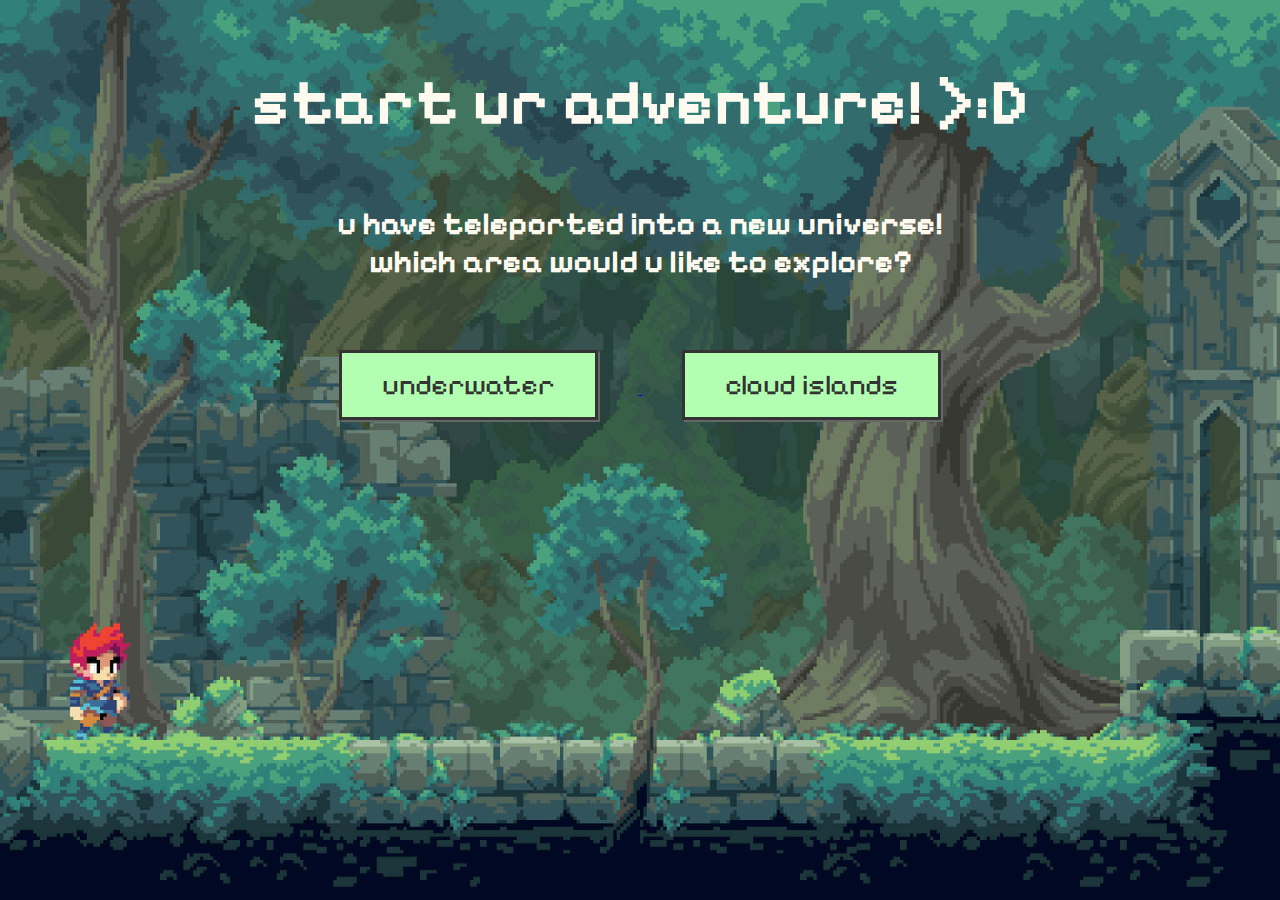
<file: index.html>
<html>

<head>
    <title>meow ≽ܫ≼</title>
    <link href="https://fonts.googleapis.com/css2?family=Pixelify+Sans:wght@400;700&display=swap" rel="stylesheet">
    <link rel="stylesheet" href="assets/css/fixup.css">
</head>

<body>
    <h1 class="pixelify-sans-unique">start ur adventure! >:D</h1>
    <h2 class="pixelify-sans-unique">u have teleported into a new universe!<br>
        which area would u like to explore?</h2>

    <!-- buttons -->
    <div class="button-container">

        <a href="underwater.html">
            <button>underwater</button>
        </a>

        <a href="cloud.html">
            <button>cloud islands</button>
        </a>

    </div>


</body>

</html>
</file>
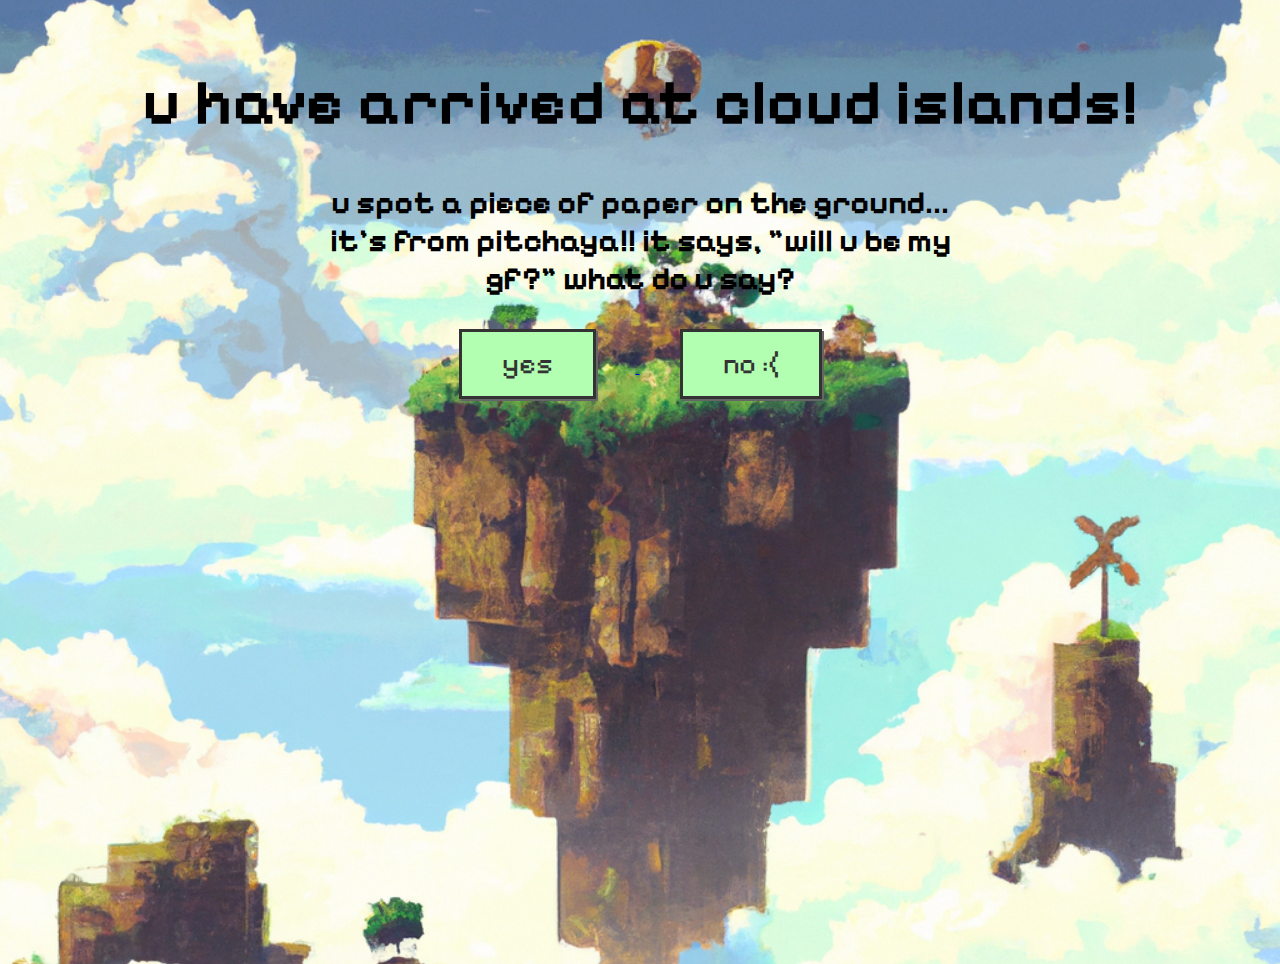
<file: cloud.html>
<html>

<head> 
    <title>cloud islands!</title>
    <link href="https://fonts.googleapis.com/css2?family=Pixelify+Sans:wght@400;700&display=swap" rel="stylesheet">
    <link rel="stylesheet" href="assets/css/cloudstyle.css">
</head>

<body> 
    <h1 class = "pixelify-sans-unique">u have arrived at cloud islands!</h1>
    <h2 class = "pixelify-sans-unique">u spot a piece of paper on the ground... it's from pitchaya!! it says, "will u be my gf?" what do u say?</h2>

    <!--buttons-->
    <div class = "button-container"> 

        <a href = "yescloud.html"> 
            <button>yes</button>
        </a>

        <a href = "nocloud.html"> 
            <button>no :(</button>
        </a>
</html>
</file>
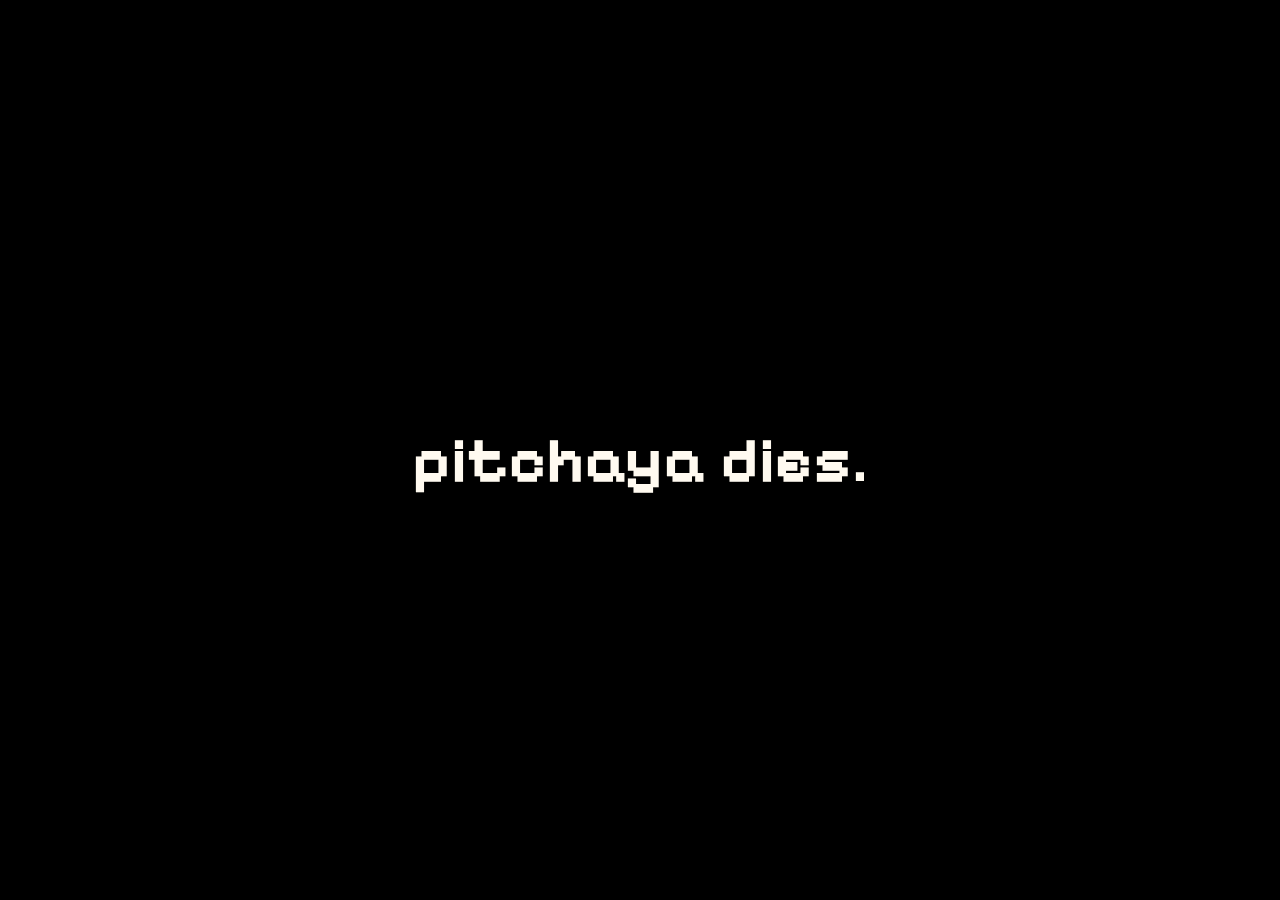
<file: nocloud.html>
<html>

<head> 
    <title> cloud </title>
    <link href="https://fonts.googleapis.com/css2?family=Pixelify+Sans:wght@400;700&display=swap" rel="stylesheet">
    <link rel="stylesheet" href="assets/css/nocloud.css">
</head>

<body>
    <h1 class = "pixelify-sans-unique">pitchaya dies.</h1>
</body>

</html>
</file>
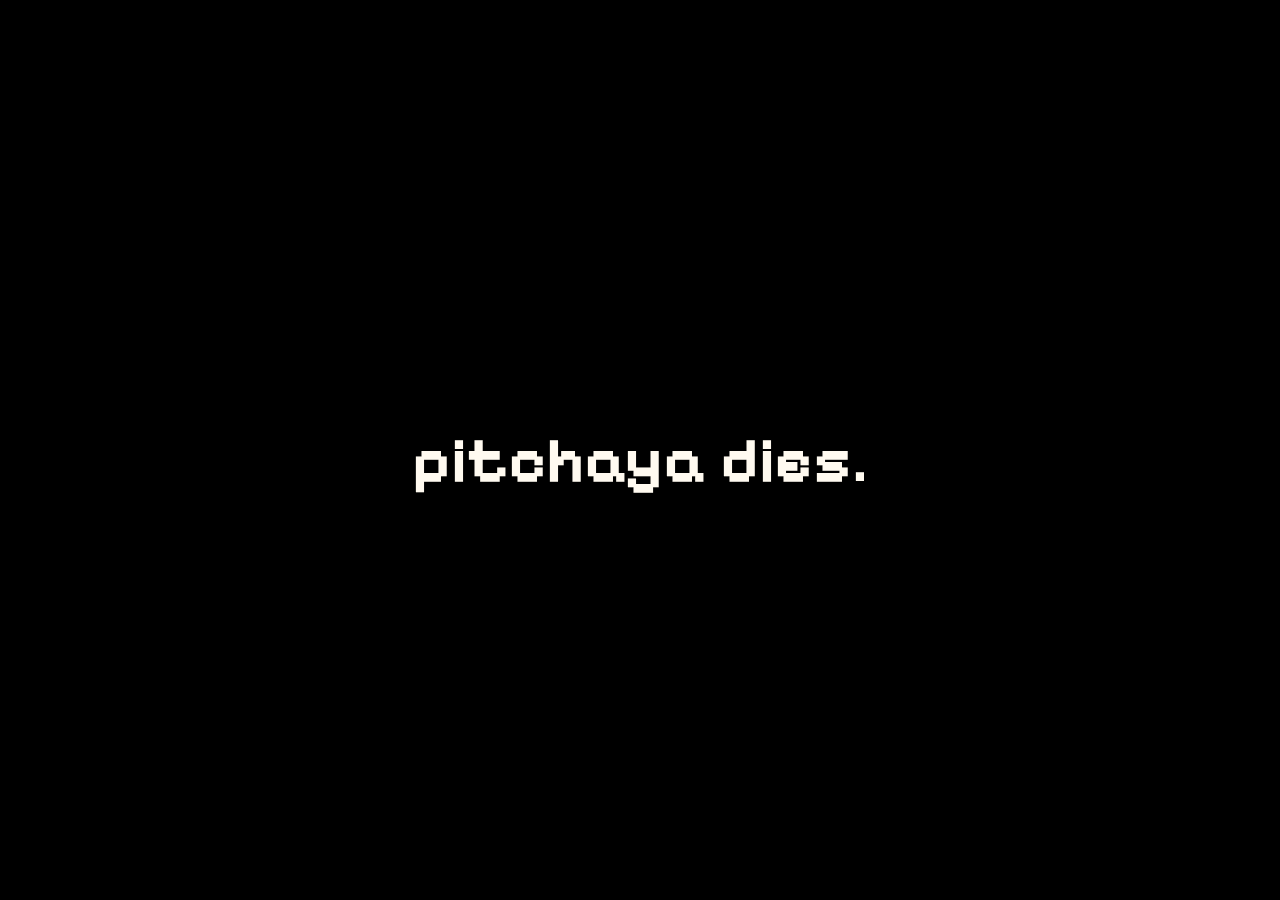
<file: nounderwater.html>
<html>

<head> 
    <title> cloud </title>
    <link href="https://fonts.googleapis.com/css2?family=Pixelify+Sans:wght@400;700&display=swap" rel="stylesheet">
    <link rel="stylesheet" href="assets/css/nounderwater.css">
</head>

<body>
    <h1 class = "pixelify-sans-unique">pitchaya dies.</h1>
</body>

</html>
</file>
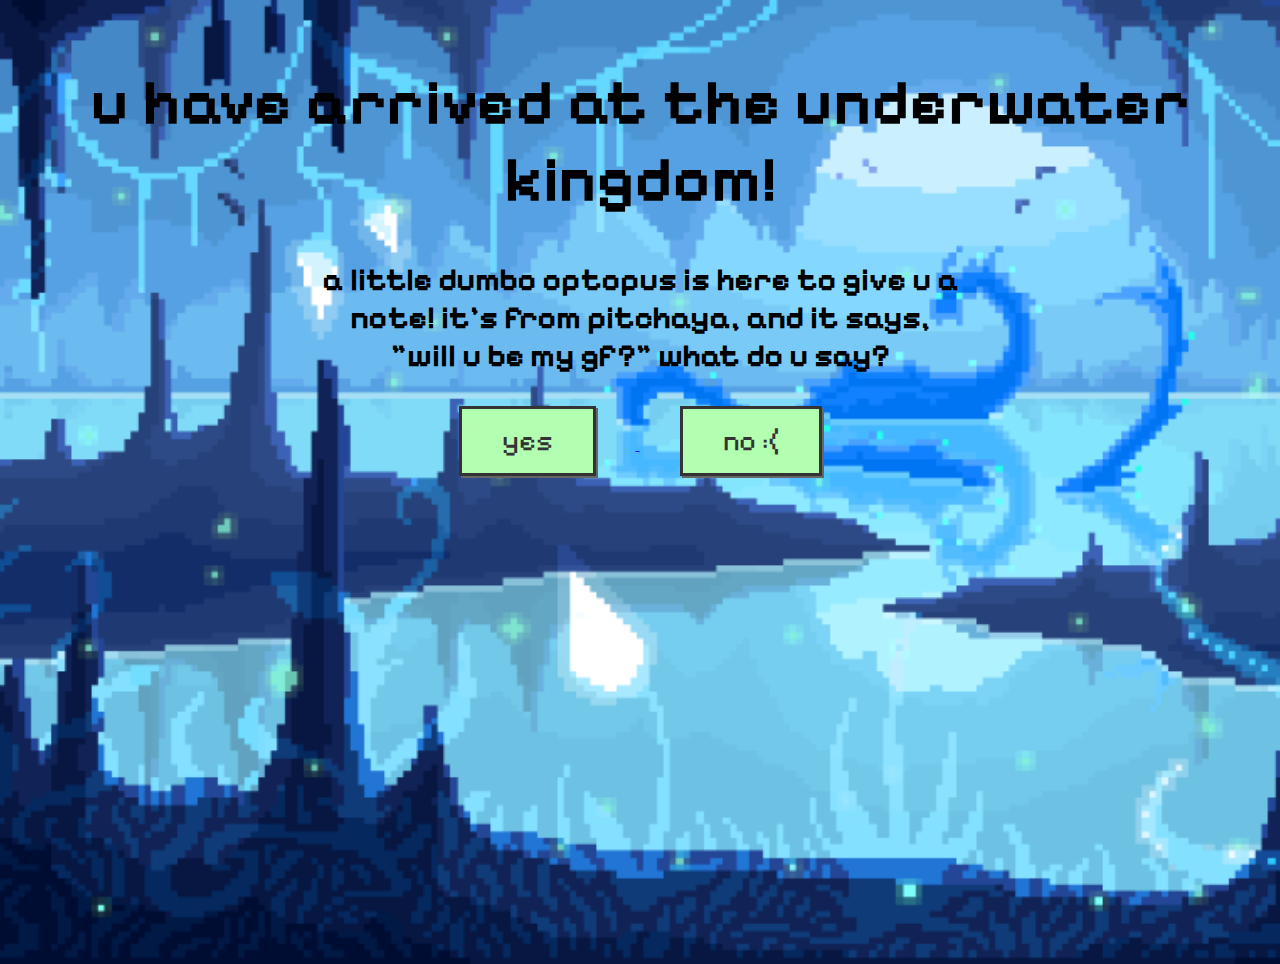
<file: underwater.html>
<html>

<head>
    <title>underwater</title>
    <link href="https://fonts.googleapis.com/css2?family=Pixelify+Sans:wght@400;700&display=swap" rel="stylesheet">
    <link rel="stylesheet" href="assets/css/underwaterstyle.css">
<head>

<body> 
    <h1 class = "pixelify-sans-unique">u have arrived at the underwater kingdom!</h1>
    <h2 class = "pixelify-sans-unique">a little dumbo optopus is here to give u a note! it's from pitchaya, and it says, "will u be my gf?" what do u say?</h2>
    
    <!-- buttons -->
    <div class="button-container"> 
        
        <a href="yesunderwater.html">
            <button>yes</button>
        </a>

        <a href="nounderwater.html"> 
            <button>no :(</button>
        </a>

</html>
</file>
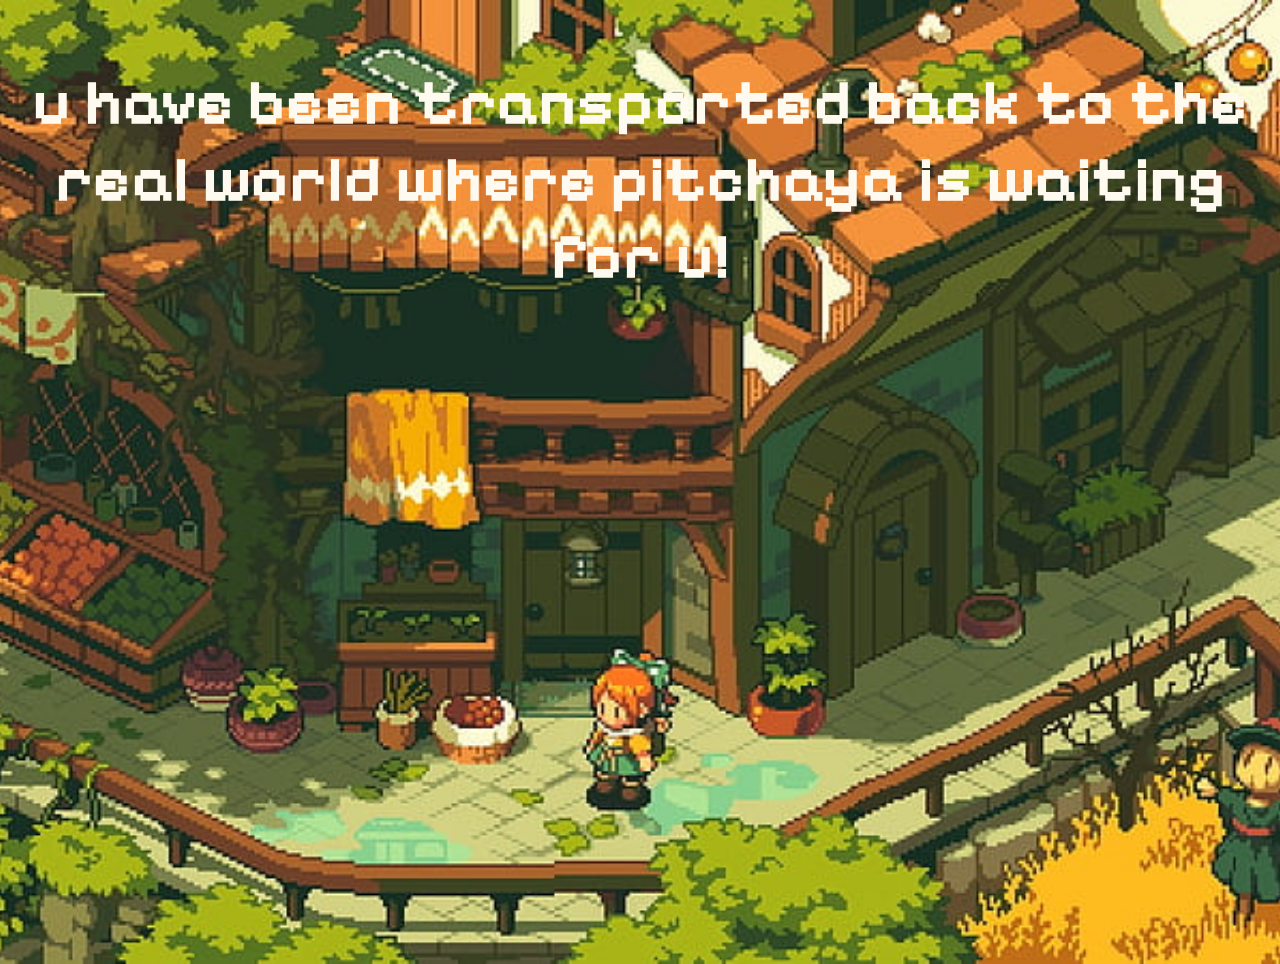
<file: yescloud.html>
<html>

<head> 
    <title> cloud </title>
    <link href="https://fonts.googleapis.com/css2?family=Pixelify+Sans:wght@400;700&display=swap" rel="stylesheet">
    <link rel="stylesheet" href="assets/css/yescloud.css">
</head>

<body>
    <h1 class = "pixelify-sans-unique">u have been transported back to the real world where pitchaya is waiting for u!</h1>
</body>

</html>
</file>
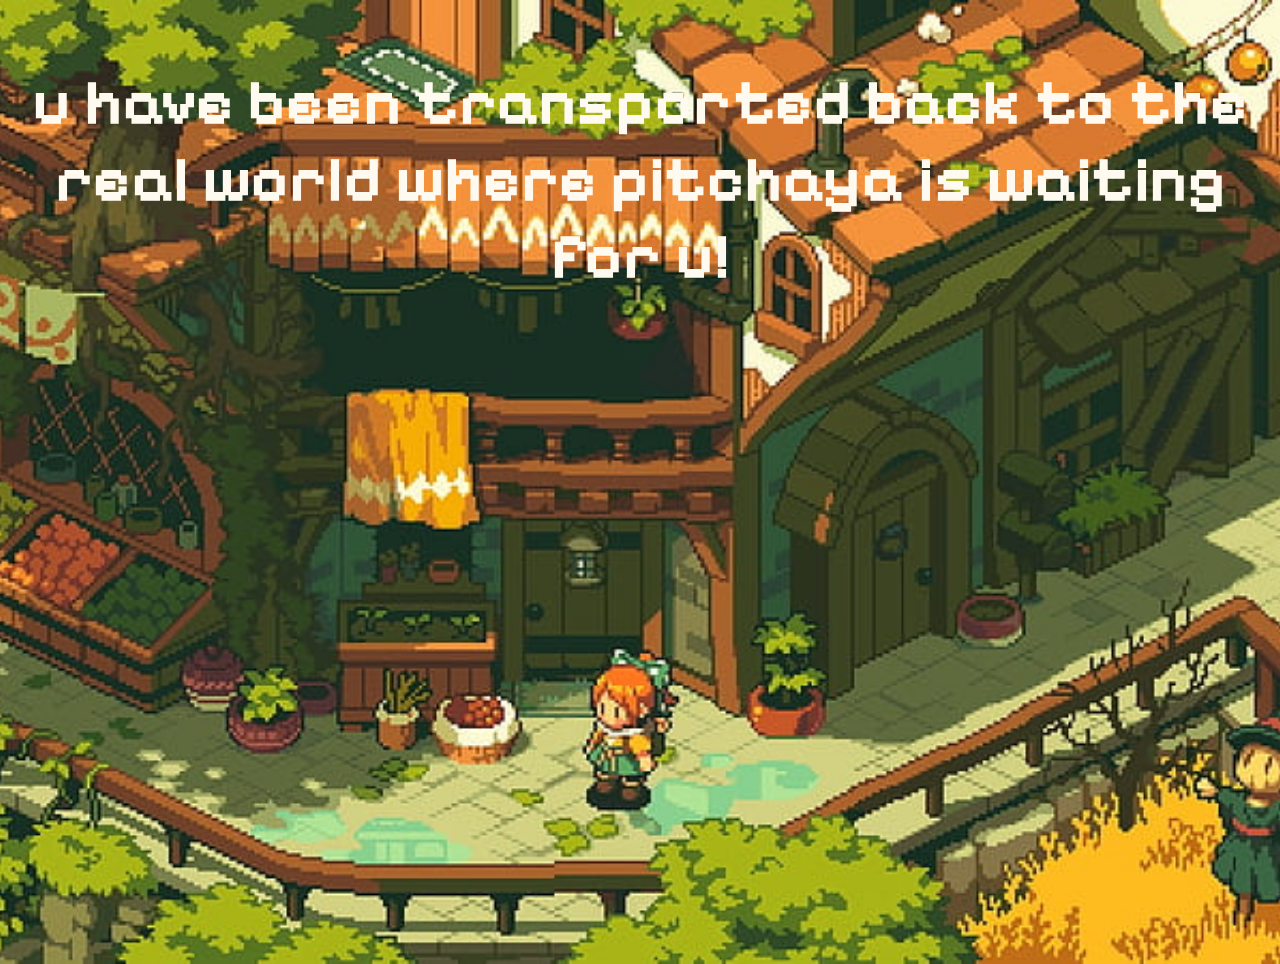
<file: yesunderwater.html>
<html>

<head> 
    <title> cloud </title>
    <link href="https://fonts.googleapis.com/css2?family=Pixelify+Sans:wght@400;700&display=swap" rel="stylesheet">
    <link rel="stylesheet" href="assets/css/yesunderwater.css">
</head>

<body>
    <h1 class = "pixelify-sans-unique">u have been transported back to the real world where pitchaya is waiting for u!</h1>
</body>

</html>
</file>
<file: assets/css/fixup.css>
html, body { 
    height: 100%; 
    margin: 0;
    position: relative; 
    background-image: url('../images/pixelstarter.jpg');
    background-size: cover;
    background-position: center;
    background-repeat: no-repeat;
    overflow: hidden;
}

h1 {
    text-align: center; 
    margin-top: 5%; /* Space from the top */
    color: floralwhite; 
    font-size: 5vw; 
    padding: 0; 
}

h2 {
    text-align: center; 
    margin-top: 5%;
    margin-bottom: 5%; 
    color: floralwhite; 
    font-size: 2rem; 
    padding: 0; 
}

.button-container {
    text-align: center; 
    margin-top: 20px; 
}

button { 
    background-color: #B2FFB2; 
    border: 3px solid #333; /* dark border */
    border-radius: 0; /* square corners = pixelated look */
    color: #333; 
    font-family: "Pixelify Sans", sans-serif; 
    font-size: 1.8rem; 
    cursor: pointer; /* change cursor to pointer on hover */
    transition: all 0.2s; /* smooth transitions for hover effects */
    margin: 5px 40px; 
    padding: 15px 40px; 
    box-shadow: 2px 2px 0 #666; /* pixelated shadow effect */
}

button:hover {
    background-color: #ffdd57; /* lighter color on hover */
    box-shadow: 4px 4px 0 #666; /* shadow on hover for a pressed effect */
    transform: translate(1px, 1px); /* slightly move the button down and right */
}

button:active {
    transform: translate(2px, 2px); /* move further down on click */
    box-shadow: 1px 1px 0 #666; /* reduce shadow when pressed */
}
.pixelify-sans-unique {
    font-family: "Pixelify Sans", sans-serif;
    font-optical-sizing: auto;
}
</file>
<file: assets/css/cloudstyle.css>
html body {
    height: 100%; 
    margin: 0; /* Set margin to 0 to avoid white edges */
    position: relative; 
    background-image: url('../images/cloudisland1.jpg');
    background-size: cover;
    background-position: center;
    background-repeat: no-repeat;
    overflow: hidden;
}

h1 {
    text-align: center;
    margin-top: 5%;
    color: black;
    font-size: 5vw;
    padding: 0;
}

h2 {
    text-align: center;
    margin-top: 1%; 
    color: black;
    font-size: 2rem; 
    padding: 0; 
    max-width: 50%;
    margin-left: auto; 
    margin-right: auto; 
}

.button-container {
    text-align: center; 
    margin-top: 20px; 
}

button {
    background-color: #B2FFB2; 
    border: 3px solid #333; /* dark border */
    border-radius: 0; /* square corners = pixelated look */
    color: #333; 
    font-family: "Pixelify Sans", sans-serif; 
    font-size: 1.8rem; 
    cursor: pointer; /* change cursor to pointer on hover */
    transition: all 0.2s; /* smooth transitions for hover effects */
    margin: 5px 40px; 
    padding: 15px 40px; 
    box-shadow: 2px 2px 0 #666;
}

button:hover {
    background-color: #ffdd57; /* lighter color on hover */
    box-shadow: 4px 4px 0 #666; /* shadow on hover for a pressed effect */
    transform: translate(1px, 1px); /* slightly move the button down and right */
}

button:active {
    transform: translate(2px, 2px); /* move further down on click */
    box-shadow: 1px 1px 0 #666; /* reduce shadow when pressed */
}


.pixelify-sans-unique {
    font-family: "Pixelify Sans", sans-serif;
    font-optical-sizing: auto;
}
</file>
<file: assets/css/nocloud.css>
body {
    background-color: black;
    color: white; /* Set text color to white for visibility */
    font-family: 'Pixelify Sans', sans-serif; /* Ensure the font is applied */
    margin: 0;
    height: 100vh; /* Make sure the body takes up the full height of the viewport */
    display: flex;
    justify-content: center;
    align-items: center;
    text-align: center;
}

h1 {
    text-align: center;
    margin-top: 5%;
    color: floralwhite;
    font-size: 5vw;
    padding: 0;
}
</file>
<file: assets/css/nounderwater.css>
body {
    background-color: black;
    color: white; /* Set text color to white for visibility */
    font-family: 'Pixelify Sans', sans-serif; /* Ensure the font is applied */
    margin: 0;
    height: 100vh; /* Make sure the body takes up the full height of the viewport */
    display: flex;
    justify-content: center;
    align-items: center;
    text-align: center;
}

h1 {
    text-align: center;
    margin-top: 5%;
    color: floralwhite;
    font-size: 5vw;
    padding: 0;
}
</file>
<file: assets/css/underwaterstyle.css>
html body {
    height: 100%; 
    margin: 0; /* Set margin to 0 to avoid white edges */
    position: relative; 
    background-image: url('../images/underwatertest.jpg');
    background-size: cover;
    background-position: center;
    background-repeat: no-repeat;
    overflow: hidden;
}

h1 {
    text-align: center;
    margin-top: 5%;
    color: black;
    font-size: 5vw;
    padding: 0;
}  

h2 {
    text-align: center;
    margin-top: 1%; 
    color: black;
    font-size: 2rem; 
    padding: 0; 
    max-width: 50%;
    margin-left: auto; 
    margin-right: auto; 
}

.button-container {
    text-align: center; 
    margin-top: 20px; 
}

button {
    background-color: #B2FFB2; 
    border: 3px solid #333; /* dark border */
    border-radius: 0; /* square corners = pixelated look */
    color: #333; 
    font-family: "Pixelify Sans", sans-serif; 
    font-size: 1.8rem; 
    cursor: pointer; /* change cursor to pointer on hover */
    transition: all 0.2s; /* smooth transitions for hover effects */
    margin: 5px 40px; 
    padding: 15px 40px; 
    box-shadow: 2px 2px 0 #666;
}

button:hover {
    background-color: #ffdd57; /* lighter color on hover */
    box-shadow: 4px 4px 0 #666; /* shadow on hover for a pressed effect */
    transform: translate(1px, 1px); /* slightly move the button down and right */
}

button:active {
    transform: translate(2px, 2px); /* move further down on click */
    box-shadow: 1px 1px 0 #666; /* reduce shadow when pressed */
}

.pixelify-sans-unique {
    font-family: "Pixelify Sans", sans-serif;
    font-optical-sizing: auto;
}
</file>
<file: assets/css/yescloud.css>
html body {
    height: 100%; 
    margin: 0; /* Set margin to 0 to avoid white edges */
    position: relative; 
    background-image: url('../images/cafe.jpg');
    background-size: cover;
    background-position: center;
    background-repeat: no-repeat;
    overflow: hidden;
}

h1 {
    text-align: center;
    margin-top: 5%;
    color: floralwhite;
    font-size: 5vw;
    padding: 0;
}

.pixelify-sans-unique {
    font-family: "Pixelify Sans", sans-serif;
    font-optical-sizing: auto;
}
</file>
<file: assets/css/yesunderwater.css>
html body {
    height: 100%; 
    margin: 0; /* Set margin to 0 to avoid white edges */
    position: relative; 
    background-image: url('../images/cafe.jpg');
    background-size: cover;
    background-position: center;
    background-repeat: no-repeat;
    overflow: hidden;
}

h1 {
    text-align: center;
    margin-top: 5%;
    color: floralwhite;
    font-size: 5vw;
    padding: 0;
}

.pixelify-sans-unique {
    font-family: "Pixelify Sans", sans-serif;
    font-optical-sizing: auto;
}
</file>
